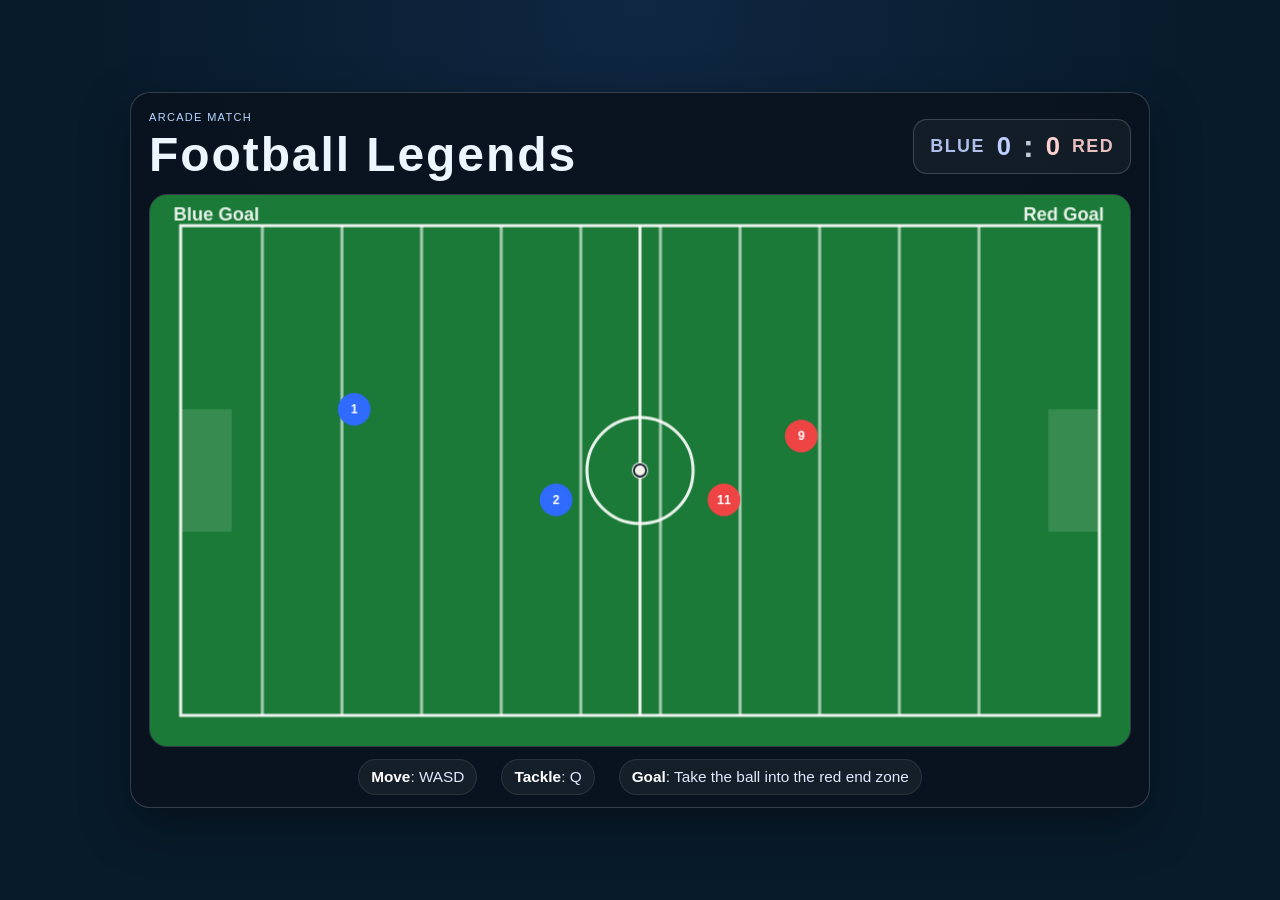
<file: index.html>
<!DOCTYPE html>
<html lang="en">
  <head>
    <meta charset="UTF-8" />
    <meta name="viewport" content="width=device-width, initial-scale=1.0" />
    <title>Football Legends</title>
    <link rel="stylesheet" href="style.css" />
  </head>
  <body>
    <div class="page-shell">
      <header class="topbar">
        <div>
          <p class="eyebrow">Arcade match</p>
          <h1>Football Legends</h1>
        </div>
        <div class="scoreboard">
          <div class="team-score blue">
            <span class="team-name">Blue</span>
            <span id="blueScore">0</span>
          </div>
          <div class="separator">:</div>
          <div class="team-score red">
            <span id="redScore">0</span>
            <span class="team-name">Red</span>
          </div>
        </div>
      </header>

      <main class="game-wrap">
        <canvas id="gameCanvas" width="960" height="540"></canvas>
      </main>

      <aside class="controls-panel">
        <p><strong>Move</strong>: WASD</p>
        <p><strong>Tackle</strong>: Q</p>
        <p><strong>Goal</strong>: Take the ball into the red end zone</p>
      </aside>
    </div>

    <script src="script.js"></script>
  </body>
</html>
</file>
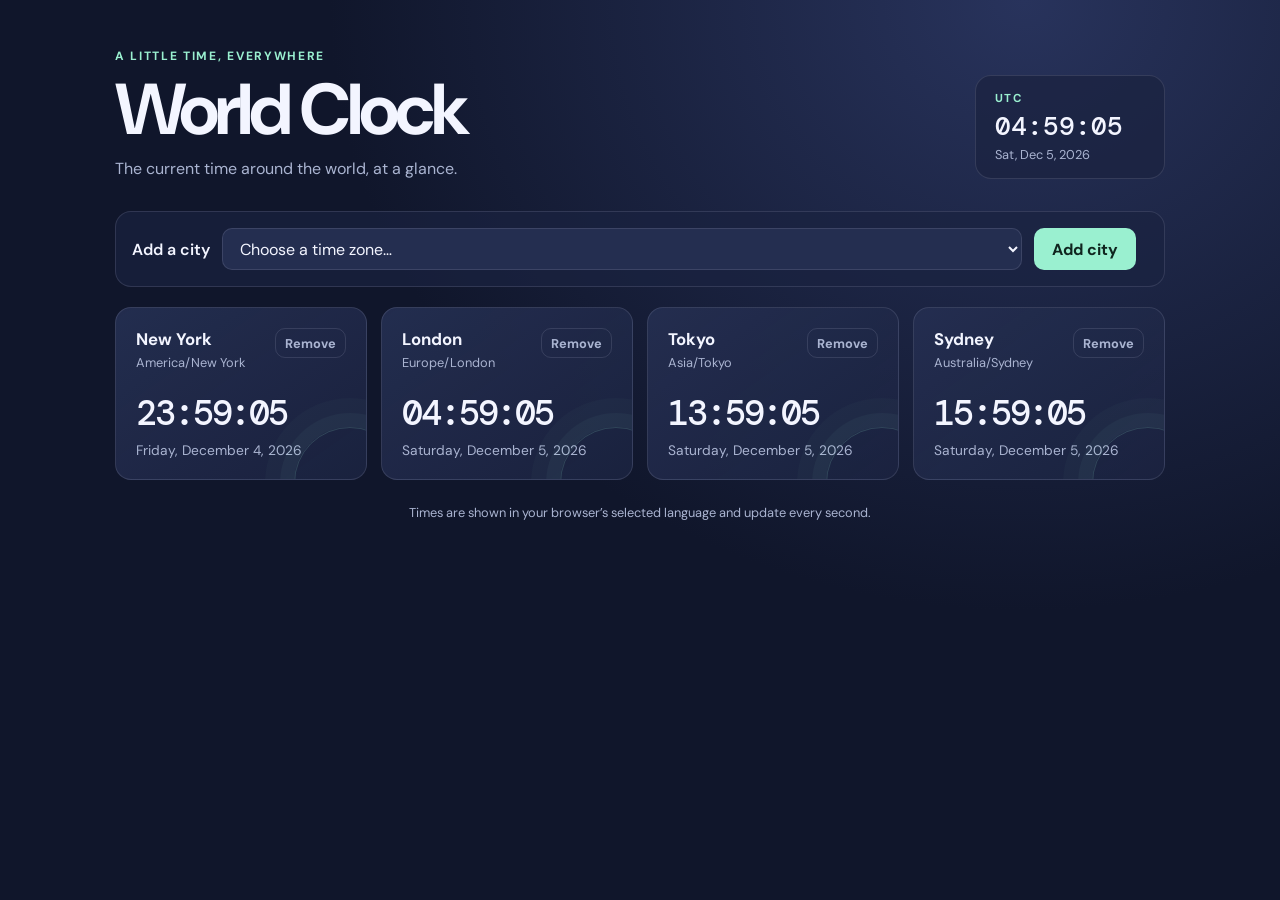
<file: clock/index.html>
<!doctype html>
<html lang="en">
<head>
  <meta charset="utf-8">
  <meta name="viewport" content="width=device-width, initial-scale=1">
  <meta name="theme-color" content="#10162b">
  <title>World Clock</title>
  <link rel="stylesheet" href="styles.css">
</head>
<body>
  <main class="app">
    <header class="header">
      <div>
        <p class="eyebrow">A little time, everywhere</p>
        <h1>World Clock</h1>
        <p class="subtitle">The current time around the world, at a glance.</p>
      </div>
      <div class="utc-card" aria-label="Current UTC time">
        <span class="utc-label">UTC</span>
        <time id="utc-time">--:--:--</time>
        <span id="utc-date">Loading date…</span>
      </div>
    </header>

    <section class="toolbar" aria-label="Add a time zone">
      <label for="timezone-select">Add a city</label>
      <select id="timezone-select">
        <option value="">Choose a time zone…</option>
      </select>
      <button id="add-city" type="button">Add city</button>
      <span id="message" role="status" aria-live="polite"></span>
    </section>

    <section id="clocks" class="clock-grid" aria-label="Selected city clocks"></section>
    <footer>Times are shown in your browser’s selected language and update every second.</footer>
  </main>
  <script src="app.js"></script>
</body>
</html>
</file>
<file: style.css>
* {
  box-sizing: border-box;
}

:root {
  --bg: #081b2b;
  --panel: rgba(13, 27, 42, 0.92);
  --panel-line: rgba(255, 255, 255, 0.18);
  --grass-1: #1d7a3a;
  --grass-2: #1e5d32;
  --field-line: rgba(255, 255, 255, 0.7);
  --blue: #2f6bff;
  --blue-dark: #183ca9;
  --red: #ef4444;
  --red-dark: #b91c1c;
  --gold: #facc15;
  --text: #edf6ff;
}

body {
  margin: 0;
  min-height: 100vh;
  display: grid;
  place-items: center;
  background: radial-gradient(circle at top, #0f2742 0%, var(--bg) 50%);
  font-family: Arial, Helvetica, sans-serif;
  color: var(--text);
}

.page-shell {
  width: min(1020px, calc(100vw - 32px));
  padding: 18px 18px 12px;
  border-radius: 20px;
  background: rgba(10, 19, 30, 0.9);
  border: 1px solid var(--panel-line);
  box-shadow: 0 18px 50px rgba(0, 0, 0, 0.35);
}

.topbar {
  display: flex;
  align-items: center;
  justify-content: space-between;
  gap: 16px;
  margin-bottom: 12px;
}

.eyebrow {
  margin: 0 0 4px;
  text-transform: uppercase;
  letter-spacing: 0.12em;
  color: #b7d6ff;
  font-size: 11px;
}

h1 {
  margin: 0;
  font-size: clamp(2rem, 4vw, 3rem);
  letter-spacing: 0.04em;
}

.scoreboard {
  display: flex;
  align-items: center;
  gap: 12px;
  padding: 8px 16px;
  background: rgba(255, 255, 255, 0.04);
  border: 1px solid var(--panel-line);
  border-radius: 14px;
}

.team-score {
  display: flex;
  align-items: center;
  gap: 12px;
  font-size: clamp(1.2rem, 2vw, 2rem);
  font-weight: 700;
}

.team-score.blue {
  color: #bfcfff;
}

.team-score.red {
  color: #ffd1d1;
}

.team-name {
  font-size: 0.7em;
  opacity: 0.9;
  letter-spacing: 0.08em;
  text-transform: uppercase;
}

.separator {
  font-size: 2rem;
  font-weight: 800;
  opacity: 0.8;
}

.game-wrap {
  border-radius: 18px;
  overflow: hidden;
  border: 1px solid rgba(255, 255, 255, 0.18);
  box-shadow: inset 0 0 0 2px rgba(255, 255, 255, 0.04);
}

canvas {
  display: block;
  width: 100%;
  height: auto;
  background: linear-gradient(180deg, var(--grass-1), var(--grass-2));
}

.controls-panel {
  display: flex;
  justify-content: center;
  gap: 24px;
  flex-wrap: wrap;
  margin-top: 12px;
  color: #dfeaff;
  font-size: 0.96rem;
}

.controls-panel p {
  margin: 0;
  padding: 8px 12px;
  border-radius: 999px;
  background: rgba(255, 255, 255, 0.05);
  border: 1px solid rgba(255, 255, 255, 0.09);
}

strong {
  color: #fff;
}

@media (max-width: 700px) {
  .topbar {
    flex-direction: column;
    align-items: flex-start;
  }

  .controls-panel {
    gap: 10px;
    font-size: 0.85rem;
  }
}
</file>
<file: clock/styles.css>
@import url('https://fonts.googleapis.com/css2?family=DM+Mono:wght@400;500&family=DM+Sans:wght@400;500;600;700&display=swap');

:root {
  color-scheme: dark;
  --bg: #10162b;
  --panel: #1b2340;
  --panel-light: #242e50;
  --text: #f3f5ff;
  --muted: #aab4d1;
  --accent: #9af0d0;
  --line: rgba(224, 231, 255, .12);
}

* { box-sizing: border-box; }
body {
  margin: 0;
  min-height: 100vh;
  padding: 48px 20px;
  background: radial-gradient(ellipse at 80% 0%, #28335c 0, var(--bg) 48%);
  color: var(--text);
  font-family: 'DM Sans', system-ui, sans-serif;
}
button, select { font: inherit; }
.app { width: min(1050px, 100%); margin: 0 auto; }
.header { display: flex; align-items: flex-end; justify-content: space-between; gap: 24px; margin-bottom: 32px; }
.eyebrow { color: var(--accent); font-size: .75rem; font-weight: 700; letter-spacing: .14em; text-transform: uppercase; margin: 0 0 10px; }
h1 { margin: 0; font-size: clamp(2.4rem, 7vw, 4.5rem); letter-spacing: -.055em; line-height: 1; }
.subtitle { margin: 12px 0 0; color: var(--muted); }
.utc-card { min-width: 190px; padding: 15px 19px; border: 1px solid var(--line); border-radius: 16px; background: rgba(27, 35, 64, .75); display: grid; gap: 3px; }
.utc-label { color: var(--accent); font-size: .72rem; font-weight: 700; letter-spacing: .13em; }
.utc-card time { font: 500 1.65rem 'DM Mono', monospace; font-variant-numeric: tabular-nums; }
.utc-card span:last-child { color: var(--muted); font-size: .8rem; }
.toolbar { display: flex; align-items: center; gap: 12px; flex-wrap: wrap; margin-bottom: 20px; padding: 16px; background: rgba(27, 35, 64, .7); border: 1px solid var(--line); border-radius: 16px; }
.toolbar label { font-weight: 600; }
select, button { min-height: 42px; padding: 0 13px; border-radius: 10px; border: 1px solid var(--line); color: var(--text); background: var(--panel-light); }
select { flex: 1 1 230px; }
button { padding-inline: 18px; color: #10251f; background: var(--accent); border: 0; font-weight: 700; cursor: pointer; }
button:hover { filter: brightness(1.08); }
button:focus-visible, select:focus-visible { outline: 3px solid #fff; outline-offset: 2px; }
#message { color: var(--muted); font-size: .9rem; }
.clock-grid { display: grid; grid-template-columns: repeat(auto-fit, minmax(240px, 1fr)); gap: 14px; }
.clock-card { position: relative; overflow: hidden; min-height: 158px; padding: 20px; border: 1px solid var(--line); border-radius: 16px; background: linear-gradient(145deg, rgba(36, 46, 80, .96), rgba(27, 35, 64, .9)); }
.clock-card::after { content: ''; position: absolute; width: 110px; height: 110px; right: -40px; bottom: -60px; border: 1px solid rgba(154, 240, 208, .16); border-radius: 50%; box-shadow: 0 0 0 14px rgba(154, 240, 208, .035), 0 0 0 29px rgba(154, 240, 208, .025); pointer-events: none; }
.card-top { display: flex; align-items: flex-start; justify-content: space-between; gap: 10px; }
.city { margin: 0; font-size: 1.05rem; font-weight: 700; }
.zone { margin: 4px 0 0; color: var(--muted); font-size: .8rem; }
.remove { min-height: 30px; padding: 0 9px; color: var(--muted); background: transparent; border: 1px solid var(--line); font-size: .8rem; }
.remove:hover { color: white; background: rgba(255,255,255,.08); }
.clock-card time { display: block; margin-top: 19px; font: 500 clamp(1.7rem, 4vw, 2.2rem) 'DM Mono', monospace; font-variant-numeric: tabular-nums; letter-spacing: -.06em; }
.card-date { margin: 5px 0 0; color: var(--muted); font-size: .86rem; }
footer { margin-top: 24px; text-align: center; color: var(--muted); font-size: .8rem; }
@media (max-width: 620px) { body { padding: 30px 15px; } .header { align-items: flex-start; flex-direction: column; } .utc-card { width: 100%; } .toolbar { align-items: stretch; } .toolbar label { flex-basis: 100%; } #message { flex-basis: 100%; } }
</file>
